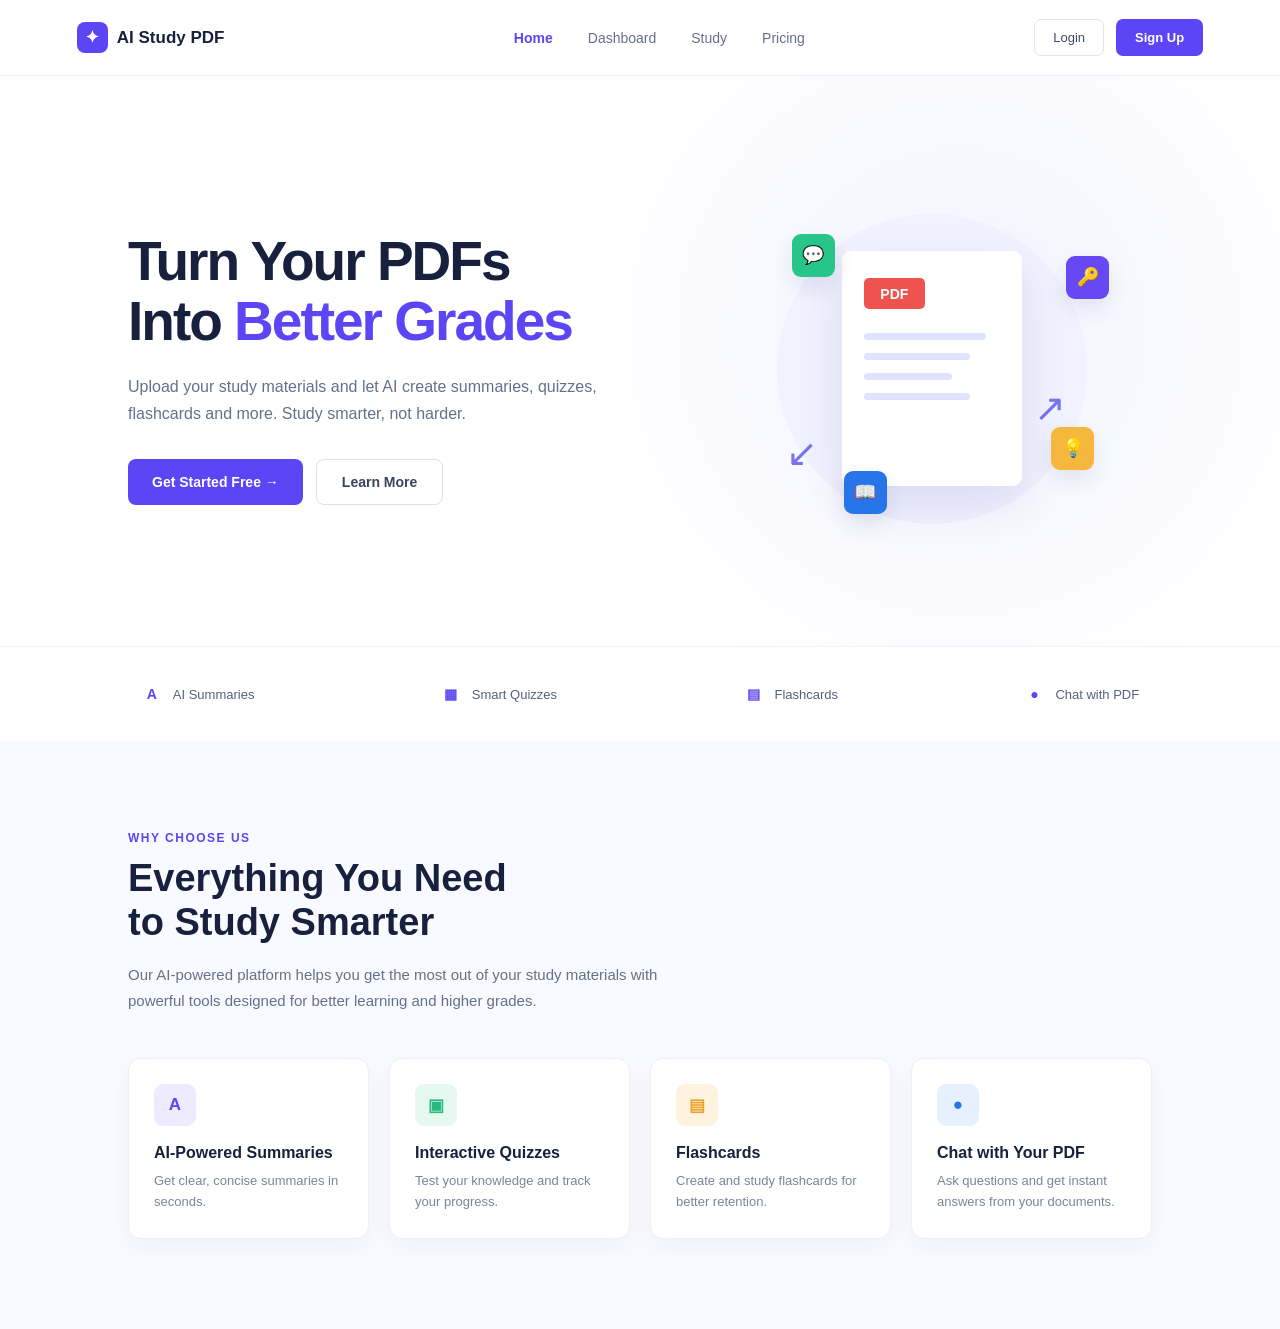
<file: index.html>
<!DOCTYPE html>
<html lang="en">
<head>
    <meta charset="UTF-8">
    <meta name="viewport" content="width=device-width, initial-scale=1.0">

    <title>AI Study PDF</title>

    <link rel="stylesheet" href="style.css">
</head>

<body>

    <!-- =========================
         NAVBAR
    ========================== -->

    <header class="navbar">

        <!-- MOBILE HAMBURGER -->
        <button class="menu-button" onclick="toggleMenu()" aria-label="Open menu">
            ☰
        </button>

        <!-- LOGO -->
        <a href="index.html" class="logo">
            <span class="logo-icon">✦</span>
            <span>AI Study PDF</span>
        </a>

        <!-- DESKTOP NAVIGATION -->
        <nav class="nav-links">
            <a href="index.html" class="active">Home</a>
            <a href="dashboard.html">Dashboard</a>
            <a href="study.html">Study</a>
            <a href="pricing.html">Pricing</a>
        </nav>

        <!-- AUTH BUTTONS -->
        <div class="nav-buttons">
            <a href="login.html" class="login-button">Login</a>
            <a href="register.html" class="get-started-button">Sign Up</a>
        </div>

    </header>


    <!-- =========================
         MOBILE SIDE MENU
    ========================== -->

    <div class="mobile-menu" id="mobileMenu">

        <div class="mobile-menu-header">

            <span>AI Study PDF</span>

            <button class="close-menu" onclick="toggleMenu()" aria-label="Close menu">
                ×
            </button>

        </div>

        <a href="index.html" class="active" onclick="toggleMenu()">
            Home
        </a>

        <a href="dashboard.html">
            Dashboard
        </a>

        <a href="study.html">
            Study
        </a>

        <a href="pricing.html">
            Pricing
        </a>

    </div>


    <!-- =========================
         MAIN
    ========================== -->

    <main>

        <!-- =========================
             HERO
        ========================== -->

        <section id="home" class="hero">

            <div class="hero-content">

                <h1>
                    Turn Your PDFs<br>
                    Into <span>Better Grades</span>
                </h1>

                <p>
                    Upload your study materials and let AI create
                    summaries, quizzes, flashcards and more.
                    Study smarter, not harder.
                </p>

                <div class="hero-buttons">

                    <a href="register.html" class="primary-button">
                        Get Started Free →
                    </a>

                    <a href="#features" class="secondary-button">
                        Learn More
                    </a>

                </div>

            </div>


            <!-- HERO ILLUSTRATION -->

            <div class="hero-illustration">

                <div class="soft-circle"></div>

                <div class="arrow arrow-one">↙</div>
                <div class="arrow arrow-two">↗</div>

                <div class="floating-icon chat-icon">
                    💬
                </div>

                <div class="floating-icon key-icon">
                    🔑
                </div>

                <div class="floating-icon bulb-icon">
                    💡
                </div>

                <div class="floating-icon book-icon">
                    📖
                </div>

                <div class="pdf-card">

                    <div class="pdf-label">
                        PDF
                    </div>

                    <div class="pdf-line long"></div>
                    <div class="pdf-line"></div>
                    <div class="pdf-line medium"></div>
                    <div class="pdf-line"></div>

                </div>

            </div>

        </section>


        <!-- =========================
             FEATURE STRIP
        ========================== -->

        <section id="features" class="features">

            <div class="feature">

                <span class="feature-icon">
                    A
                </span>

                <span>
                    AI Summaries
                </span>

            </div>


            <div class="feature">

                <span class="feature-icon">
                    ▦
                </span>

                <span>
                    Smart Quizzes
                </span>

            </div>


            <div class="feature">

                <span class="feature-icon">
                    ▤
                </span>

                <span>
                    Flashcards
                </span>

            </div>


            <div class="feature">

                <span class="feature-icon">
                    ●
                </span>

                <span>
                    Chat with PDF
                </span>

            </div>

        </section>


        <!-- =========================
             WHY CHOOSE US
        ========================== -->

        <section class="why-section">

            <div class="why-text">

                <p class="section-label">
                    WHY CHOOSE US
                </p>

                <h2>
                    Everything You Need<br>
                    to Study Smarter
                </h2>

                <p class="why-description">
                    Our AI-powered platform helps you get the most
                    out of your study materials with powerful tools
                    designed for better learning and higher grades.
                </p>

            </div>


            <div class="why-cards">

                <div class="why-card">

                    <span class="why-card-icon purple">
                        A
                    </span>

                    <h3>
                        AI-Powered Summaries
                    </h3>

                    <p>
                        Get clear, concise summaries
                        in seconds.
                    </p>

                </div>


                <div class="why-card">

                    <span class="why-card-icon green">
                        ▣
                    </span>

                    <h3>
                        Interactive Quizzes
                    </h3>

                    <p>
                        Test your knowledge and
                        track your progress.
                    </p>

                </div>


                <div class="why-card">

                    <span class="why-card-icon orange">
                        ▤
                    </span>

                    <h3>
                        Flashcards
                    </h3>

                    <p>
                        Create and study flashcards
                        for better retention.
                    </p>

                </div>


                <div class="why-card">

                    <span class="why-card-icon blue">
                        ●
                    </span>

                    <h3>
                        Chat with Your PDF
                    </h3>

                    <p>
                        Ask questions and get instant
                        answers from your documents.
                    </p>

                </div>

            </div>

        </section>

    </main>


    <!-- =========================
         JAVASCRIPT
    ========================== -->

    <script>

        function toggleMenu() {

            const menu = document.getElementById("mobileMenu");

            menu.classList.toggle("show");

        }

    </script>

</body>
</html>
</file>
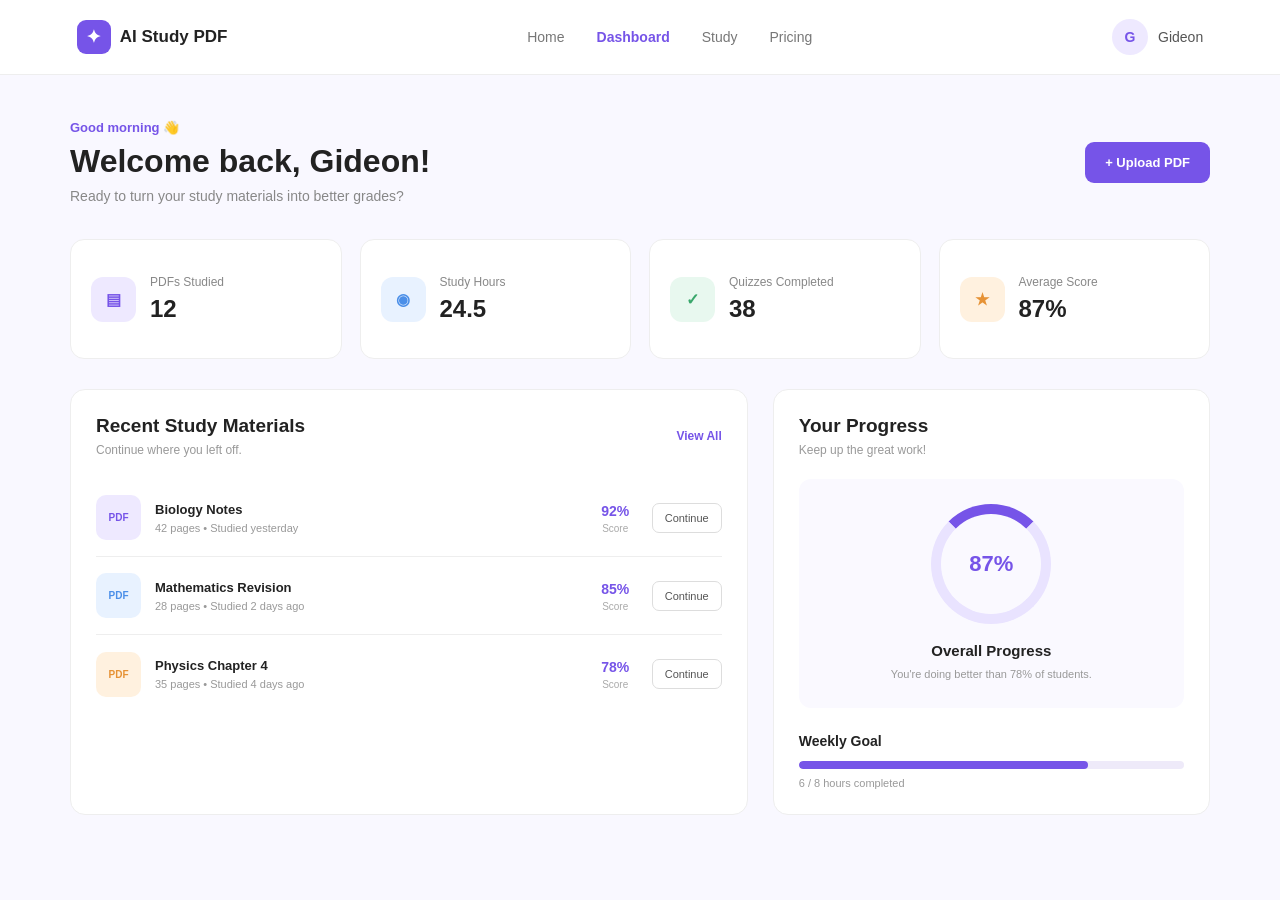
<file: dashboard.html>
<!DOCTYPE html>
<html lang="en">

<head>

    <meta charset="UTF-8">
    <meta name="viewport" content="width=device-width, initial-scale=1.0">

    <title>Dashboard - AI Study PDF</title>

    <link rel="stylesheet" href="dashboard.css">

</head>

<body>


    <!-- =========================
         NAVBAR
    ========================== -->

    <header class="dashboard-navbar">

        <!-- LOGO -->

        <a href="index.html" class="logo">

            <span class="logo-icon">✦</span>

            <span>AI Study PDF</span>

        </a>


        <!-- DESKTOP NAVIGATION -->

        <nav class="dashboard-nav">

            <a href="index.html">
                Home
            </a>

            <a href="dashboard.html" class="active">
                Dashboard
            </a>

            <a href="study.html">
                Study
            </a>

            <a href="pricing.html">
                Pricing
            </a>

        </nav>


        <!-- USER -->

        <div class="dashboard-user">

            <div class="user-avatar">
                G
            </div>

            <span>
                Gideon
            </span>

        </div>


        <!-- MOBILE HAMBURGER -->

        <button
            class="dashboard-menu"
            onclick="toggleDashboardMenu()"
            aria-label="Open menu"
        >
            ☰
        </button>

    </header>



    <!-- =========================
         MOBILE SIDE MENU
    ========================== -->

    <aside
        class="dashboard-mobile-menu"
        id="dashboardMobileMenu"
    >

        <div class="mobile-menu-header">

            <span>
                Menu
            </span>

            <button
                class="close-dashboard-menu"
                onclick="toggleDashboardMenu()"
                aria-label="Close menu"
            >
                ×
            </button>

        </div>


        <a href="index.html">
            Home
        </a>

        <a href="dashboard.html" class="active">
            Dashboard
        </a>

        <a href="study.html">
            Study
        </a>

        <a href="pricing.html">
            Pricing
        </a>

    </aside>



    <!-- =========================
         DASHBOARD
    ========================== -->

    <main class="dashboard-page">


        <!-- =========================
             WELCOME
        ========================== -->

        <section class="dashboard-welcome">

            <div class="welcome-text">

                <p class="welcome-small">
                    Good morning 👋
                </p>

                <h1>
                    Welcome back, Gideon!
                </h1>

                <p>
                    Ready to turn your study materials
                    into better grades?
                </p>

            </div>


            <a
                href="study.html"
                class="upload-button"
            >
                + Upload PDF
            </a>

        </section>



        <!-- =========================
             STATS
        ========================== -->

        <section class="dashboard-stats">


            <div class="stat-card">

                <div class="stat-icon purple">
                    ▤
                </div>

                <div>

                    <p>
                        PDFs Studied
                    </p>

                    <h2>
                        12
                    </h2>

                </div>

            </div>


            <div class="stat-card">

                <div class="stat-icon blue">
                    ◉
                </div>

                <div>

                    <p>
                        Study Hours
                    </p>

                    <h2>
                        24.5
                    </h2>

                </div>

            </div>


            <div class="stat-card">

                <div class="stat-icon green">
                    ✓
                </div>

                <div>

                    <p>
                        Quizzes Completed
                    </p>

                    <h2>
                        38
                    </h2>

                </div>

            </div>


            <div class="stat-card">

                <div class="stat-icon orange">
                    ★
                </div>

                <div>

                    <p>
                        Average Score
                    </p>

                    <h2>
                        87%
                    </h2>

                </div>

            </div>

        </section>



        <!-- =========================
             DASHBOARD CONTENT
        ========================== -->

        <section class="dashboard-content">


            <!-- =========================
                 RECENT MATERIALS
            ========================== -->

            <div class="recent-section">

                <div class="section-heading">

                    <div>

                        <h2>
                            Recent Study Materials
                        </h2>

                        <p>
                            Continue where you left off.
                        </p>

                    </div>

                    <a href="study.html">
                        View All
                    </a>

                </div>



                <!-- MATERIAL 1 -->

                <div class="study-material">

                    <div class="material-icon purple">
                        PDF
                    </div>

                    <div class="material-info">

                        <h3>
                            Biology Notes
                        </h3>

                        <p>
                            42 pages • Studied yesterday
                        </p>

                    </div>

                    <div class="material-score">

                        <span>
                            92%
                        </span>

                        <p>
                            Score
                        </p>

                    </div>

                    <a
                        href="study.html"
                        class="continue-button"
                    >
                        Continue
                    </a>

                </div>



                <!-- MATERIAL 2 -->

                <div class="study-material">

                    <div class="material-icon blue">
                        PDF
                    </div>

                    <div class="material-info">

                        <h3>
                            Mathematics Revision
                        </h3>

                        <p>
                            28 pages • Studied 2 days ago
                        </p>

                    </div>

                    <div class="material-score">

                        <span>
                            85%
                        </span>

                        <p>
                            Score
                        </p>

                    </div>

                    <a
                        href="study.html"
                        class="continue-button"
                    >
                        Continue
                    </a>

                </div>



                <!-- MATERIAL 3 -->

                <div class="study-material">

                    <div class="material-icon orange">
                        PDF
                    </div>

                    <div class="material-info">

                        <h3>
                            Physics Chapter 4
                        </h3>

                        <p>
                            35 pages • Studied 4 days ago
                        </p>

                    </div>

                    <div class="material-score">

                        <span>
                            78%
                        </span>

                        <p>
                            Score
                        </p>

                    </div>

                    <a
                        href="study.html"
                        class="continue-button"
                    >
                        Continue
                    </a>

                </div>

            </div>



            <!-- =========================
                 PROGRESS
            ========================== -->

            <div class="progress-section">

                <div class="section-heading">

                    <div>

                        <h2>
                            Your Progress
                        </h2>

                        <p>
                            Keep up the great work!
                        </p>

                    </div>

                </div>


                <div class="progress-card">

                    <div class="progress-circle">

                        <span>
                            87%
                        </span>

                    </div>

                    <h3>
                        Overall Progress
                    </h3>

                    <p>
                        You're doing better than
                        78% of students.
                    </p>

                </div>


                <div class="weekly-progress">

                    <h3>
                        Weekly Goal
                    </h3>

                    <div class="progress-bar">

                        <span></span>

                    </div>

                    <p>
                        6 / 8 hours completed
                    </p>

                </div>

            </div>

        </section>

    </main>



    <!-- =========================
         JAVASCRIPT
    ========================== -->

    <script>

        function toggleDashboardMenu() {

            const menu =
                document.getElementById("dashboardMobileMenu");

            menu.classList.toggle("show");

        }

    </script>

</body>

</html>
</file>
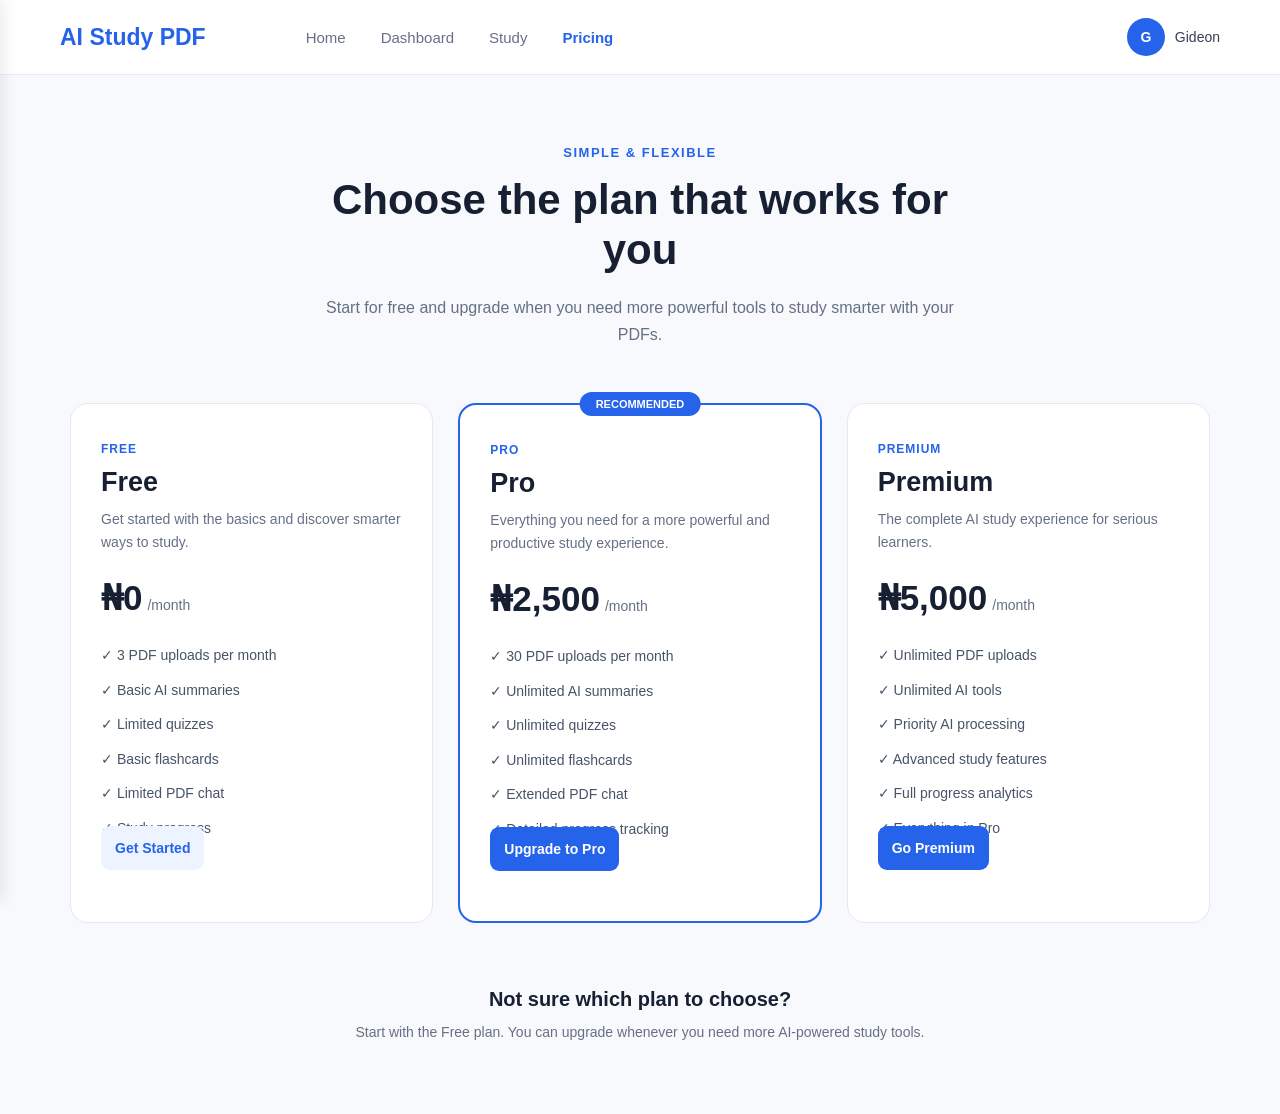
<file: pricing.html>
<!DOCTYPE html>
<html lang="en">
<head>
    <meta charset="UTF-8">
    <meta name="viewport" content="width=device-width, initial-scale=1.0">
    <title>Pricing - AI Study PDF</title>
    <link rel="stylesheet" href="pricing.css">
</head>
<body>

    <!-- NAVBAR -->
    <header class="pricing-navbar">

        <div class="pricing-logo">
            <h2>AI Study PDF</h2>
        </div>

        <!-- Desktop Navigation -->
        <nav class="pricing-nav">
            <a href="index.html">Home</a>
            <a href="dashboard.html">Dashboard</a>
            <a href="study.html">Study</a>
            <a href="pricing.html" class="active">Pricing</a>
        </nav>

        <div class="pricing-user">
            <div class="pricing-avatar">G</div>
            <span>Gideon</span>
        </div>

        <!-- Mobile Hamburger -->
        <button class="pricing-menu-button" onclick="togglePricingMenu()">
            ☰
        </button>

    </header>


    <!-- MOBILE MENU -->
    <aside class="pricing-mobile-menu" id="pricingMobileMenu">

        <button class="pricing-close-button" onclick="togglePricingMenu()">
            ×
        </button>

        <nav class="pricing-mobile-nav">
            <a href="index.html">Home</a>
            <a href="dashboard.html">Dashboard</a>
            <a href="study.html">Study</a>
            <a href="pricing.html" class="active">Pricing</a>
        </nav>

    </aside>


    <!-- PRICING PAGE -->
    <main class="pricing-page">

        <!-- PAGE INTRO -->
        <section class="pricing-intro">

            <p class="pricing-small-title">SIMPLE & FLEXIBLE</p>

            <h1>Choose the plan that works for you</h1>

            <p>
                Start for free and upgrade when you need more powerful
                tools to study smarter with your PDFs.
            </p>

        </section>


        <!-- PRICING PLANS -->
        <section class="pricing-section">

            <!-- LEFT ARROW -->
            <button class="pricing-arrow pricing-arrow-left" onclick="previousPlan()">
                ←
            </button>


            <!-- PLANS -->
            <div class="pricing-plans" id="pricingPlans">

                <!-- FREE -->
                <article class="pricing-card">

                    <div class="pricing-card-top">
                        <span class="plan-label">FREE</span>

                        <h2>Free</h2>

                        <p>
                            Get started with the basics and discover
                            smarter ways to study.
                        </p>
                    </div>

                    <div class="pricing-price">
                        <strong>₦0</strong>
                        <span>/month</span>
                    </div>

                    <ul class="pricing-features">
                        <li>✓ 3 PDF uploads per month</li>
                        <li>✓ Basic AI summaries</li>
                        <li>✓ Limited quizzes</li>
                        <li>✓ Basic flashcards</li>
                        <li>✓ Limited PDF chat</li>
                        <li>✓ Study progress</li>
                    </ul>

                    <a href="register.html" class="pricing-button">
                        Get Started
                    </a>

                </article>


                <!-- PRO -->
                <article class="pricing-card pricing-card-pro">

                    <div class="recommended">
                        RECOMMENDED
                    </div>

                    <div class="pricing-card-top">
                        <span class="plan-label">PRO</span>

                        <h2>Pro</h2>

                        <p>
                            Everything you need for a more powerful
                            and productive study experience.
                        </p>
                    </div>

                    <div class="pricing-price">
                        <strong>₦2,500</strong>
                        <span>/month</span>
                    </div>

                    <ul class="pricing-features">
                        <li>✓ 30 PDF uploads per month</li>
                        <li>✓ Unlimited AI summaries</li>
                        <li>✓ Unlimited quizzes</li>
                        <li>✓ Unlimited flashcards</li>
                        <li>✓ Extended PDF chat</li>
                        <li>✓ Detailed progress tracking</li>
                    </ul>

                    <a href="#" class="pricing-button">
                        Upgrade to Pro
                    </a>

                </article>


                <!-- PREMIUM -->
                <article class="pricing-card">

                    <div class="pricing-card-top">
                        <span class="plan-label">PREMIUM</span>

                        <h2>Premium</h2>

                        <p>
                            The complete AI study experience for
                            serious learners.
                        </p>
                    </div>

                    <div class="pricing-price">
                        <strong>₦5,000</strong>
                        <span>/month</span>
                    </div>

                    <ul class="pricing-features">
                        <li>✓ Unlimited PDF uploads</li>
                        <li>✓ Unlimited AI tools</li>
                        <li>✓ Priority AI processing</li>
                        <li>✓ Advanced study features</li>
                        <li>✓ Full progress analytics</li>
                        <li>✓ Everything in Pro</li>
                    </ul>

                    <a href="#" class="pricing-button">
                        Go Premium
                    </a>

                </article>

            </div>


            <!-- RIGHT ARROW -->
            <button class="pricing-arrow pricing-arrow-right" onclick="nextPlan()">
                →
            </button>

        </section>


        <!-- PLAN INDICATORS -->
        <div class="pricing-dots">

            <button class="pricing-dot active" onclick="showPlan(0)"></button>
            <button class="pricing-dot" onclick="showPlan(1)"></button>
            <button class="pricing-dot" onclick="showPlan(2)"></button>

        </div>


        <!-- BOTTOM NOTE -->
        <section class="pricing-note">

            <h3>Not sure which plan to choose?</h3>

            <p>
                Start with the Free plan. You can upgrade whenever
                you need more AI-powered study tools.
            </p>

        </section>

    </main>


    <!-- PRICING CAROUSEL + MENU -->
    <script>

        let currentPlan = 0;

        const plans = document.querySelectorAll(".pricing-card");
        const dots = document.querySelectorAll(".pricing-dot");

        function showPlan(index) {

            if (index < 0) {
                index = plans.length - 1;
            }

            if (index >= plans.length) {
                index = 0;
            }

            currentPlan = index;

            plans.forEach((plan, i) => {
                plan.style.display = i === currentPlan ? "block" : "none";
            });

            dots.forEach((dot, i) => {
                dot.classList.toggle("active", i === currentPlan);
            });
        }

        function previousPlan() {
            showPlan(currentPlan - 1);
        }

        function nextPlan() {
            showPlan(currentPlan + 1);
        }

        function togglePricingMenu() {

            const menu = document.getElementById("pricingMobileMenu");

            menu.classList.toggle("show");
        }

        /*
            Desktop: show all pricing cards.
            Mobile: show one pricing card at a time.
        */
        function handlePricingLayout() {

            if (window.innerWidth > 768) {

                plans.forEach(plan => {
                    plan.style.display = "block";
                });

            } else {

                showPlan(currentPlan);

            }
        }

        handlePricingLayout();

        window.addEventListener("resize", handlePricingLayout);

    </script>

</body>
</html>
</file>
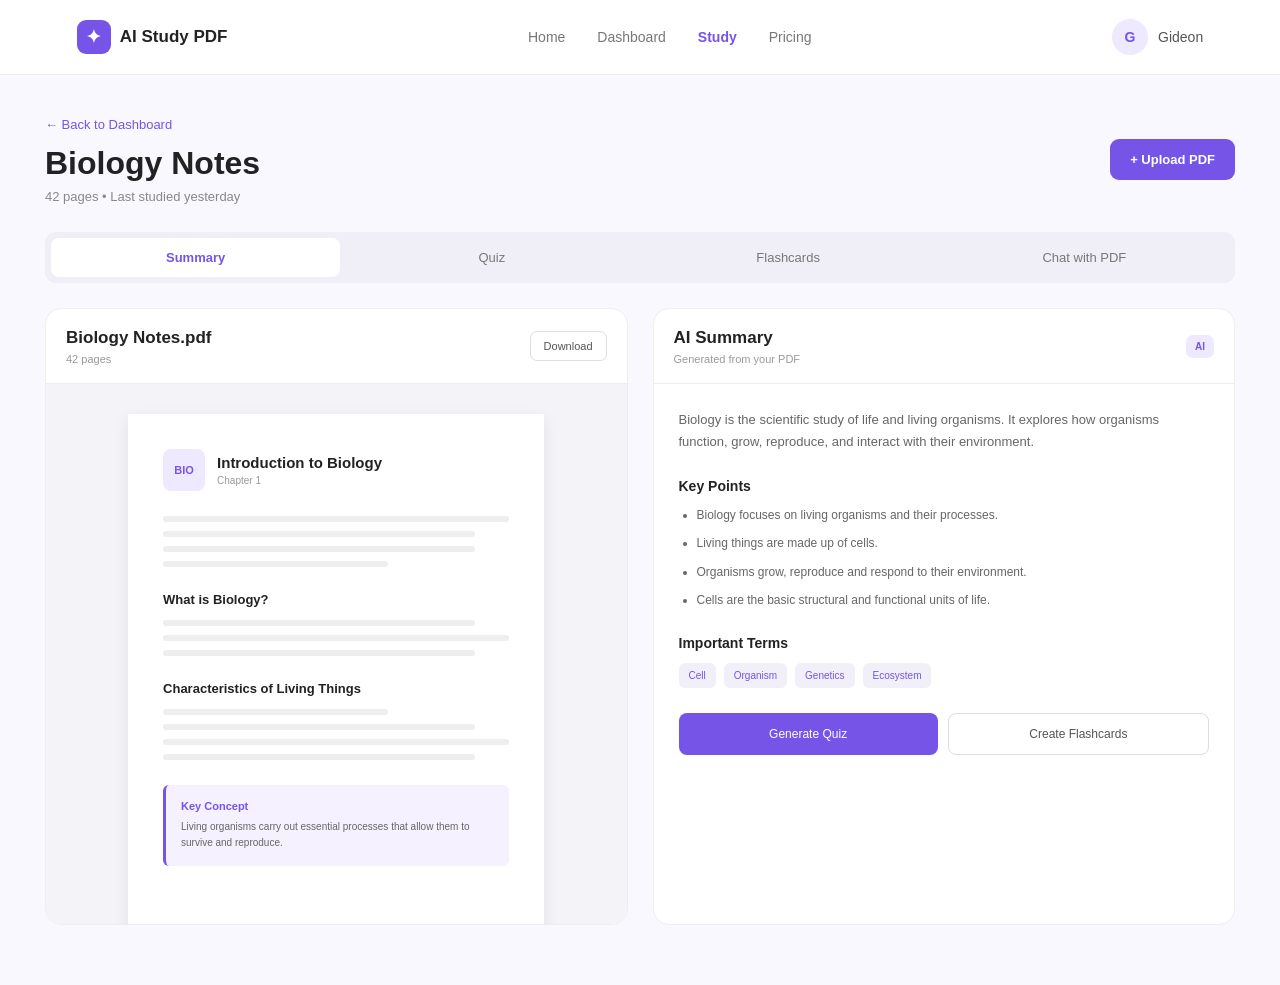
<file: study.html>
<!DOCTYPE html>
<html lang="en">

<head>

    <meta charset="UTF-8">
    <meta name="viewport" content="width=device-width, initial-scale=1.0">

    <title>Study - AI Study PDF</title>

    <link rel="stylesheet" href="study.css">

</head>

<body>


    <!-- =========================
         NAVBAR
    ========================== -->

    <header class="study-navbar">


        <!-- LOGO -->

        <a href="index.html" class="logo">

            <span class="logo-icon">✦</span>

            <span>AI Study PDF</span>

        </a>


        <!-- DESKTOP NAVIGATION -->

        <nav class="study-nav">

            <a href="index.html">
                Home
            </a>

            <a href="dashboard.html">
                Dashboard
            </a>

            <a href="study.html" class="active">
                Study
            </a>

            <a href="pricing.html">
                Pricing
            </a>

        </nav>


        <!-- USER -->

        <div class="study-user">

            <div class="user-avatar">
                G
            </div>

            <span>
                Gideon
            </span>

        </div>


        <!-- MOBILE HAMBURGER -->

        <button
            class="study-menu"
            onclick="toggleStudyMenu()"
            aria-label="Open menu"
        >
            ☰
        </button>

    </header>



    <!-- =========================
         MOBILE SIDE MENU
    ========================== -->

    <aside
        class="study-mobile-menu"
        id="studyMobileMenu"
    >

        <div class="mobile-menu-header">

            <span>
                Menu
            </span>

            <button
                class="close-study-menu"
                onclick="toggleStudyMenu()"
                aria-label="Close menu"
            >
                ×
            </button>

        </div>


        <a href="index.html">
            Home
        </a>

        <a href="dashboard.html">
            Dashboard
        </a>

        <a href="study.html" class="active">
            Study
        </a>

        <a href="pricing.html">
            Pricing
        </a>

    </aside>



    <!-- =========================
         STUDY PAGE
    ========================== -->

    <main class="study-page">


        <!-- =========================
             PAGE HEADER
        ========================== -->

        <section class="study-header">

            <div>

                <a
                    href="dashboard.html"
                    class="back-link"
                >
                    ← Back to Dashboard
                </a>

                <h1>
                    Biology Notes
                </h1>

                <p>
                    42 pages • Last studied yesterday
                </p>

            </div>


            <button class="study-upload">
                + Upload PDF
            </button>

        </section>



        <!-- =========================
             STUDY TABS
        ========================== -->

        <section class="study-tabs">

            <button class="study-tab active">
                Summary
            </button>

            <button class="study-tab">
                Quiz
            </button>

            <button class="study-tab">
                Flashcards
            </button>

            <button class="study-tab">
                Chat with PDF
            </button>

        </section>



        <!-- =========================
             STUDY CONTENT
        ========================== -->

        <section class="study-content">


            <!-- =========================
                 PDF PANEL
            ========================== -->

            <div class="pdf-panel">


                <div class="panel-heading">

                    <div>

                        <h2>
                            Biology Notes.pdf
                        </h2>

                        <p>
                            42 pages
                        </p>

                    </div>

                    <button class="small-button">
                        Download
                    </button>

                </div>



                <!-- PDF PREVIEW -->

                <div class="pdf-preview">

                    <div class="pdf-page">


                        <div class="pdf-heading">

                            <div class="fake-pdf-logo">
                                BIO
                            </div>

                            <div>

                                <h3>
                                    Introduction to Biology
                                </h3>

                                <p>
                                    Chapter 1
                                </p>

                            </div>

                        </div>


                        <div class="pdf-line long"></div>

                        <div class="pdf-line"></div>

                        <div class="pdf-line"></div>

                        <div class="pdf-line medium"></div>


                        <h4>
                            What is Biology?
                        </h4>

                        <div class="pdf-line"></div>

                        <div class="pdf-line long"></div>

                        <div class="pdf-line"></div>


                        <h4>
                            Characteristics of Living Things
                        </h4>

                        <div class="pdf-line medium"></div>

                        <div class="pdf-line"></div>

                        <div class="pdf-line long"></div>

                        <div class="pdf-line"></div>


                        <div class="pdf-box">

                            <strong>
                                Key Concept
                            </strong>

                            <p>
                                Living organisms carry out
                                essential processes that allow
                                them to survive and reproduce.
                            </p>

                        </div>

                    </div>

                </div>

            </div>



            <!-- =========================
                 SUMMARY PANEL
            ========================== -->

            <div class="summary-panel">


                <div class="panel-heading">

                    <div>

                        <h2>
                            AI Summary
                        </h2>

                        <p>
                            Generated from your PDF
                        </p>

                    </div>

                    <span class="ai-badge">
                        AI
                    </span>

                </div>



                <!-- SUMMARY CONTENT -->

                <div class="summary-content">

                    <p>
                        Biology is the scientific study of
                        life and living organisms. It explores
                        how organisms function, grow, reproduce,
                        and interact with their environment.
                    </p>


                    <h3>
                        Key Points
                    </h3>


                    <ul>

                        <li>
                            Biology focuses on living organisms
                            and their processes.
                        </li>

                        <li>
                            Living things are made up of cells.
                        </li>

                        <li>
                            Organisms grow, reproduce and respond
                            to their environment.
                        </li>

                        <li>
                            Cells are the basic structural and
                            functional units of life.
                        </li>

                    </ul>


                    <h3>
                        Important Terms
                    </h3>


                    <div class="term-list">

                        <span>
                            Cell
                        </span>

                        <span>
                            Organism
                        </span>

                        <span>
                            Genetics
                        </span>

                        <span>
                            Ecosystem
                        </span>

                    </div>


                    <!-- SUMMARY ACTIONS -->

                    <div class="summary-action">

                        <button class="primary-study-button">
                            Generate Quiz
                        </button>

                        <button class="secondary-study-button">
                            Create Flashcards
                        </button>

                    </div>

                </div>

            </div>

        </section>

    </main>



    <!-- =========================
         JAVASCRIPT
    ========================== -->

    <script>

        function toggleStudyMenu() {

            const menu =
                document.getElementById("studyMobileMenu");

            menu.classList.toggle("show");

        }

    </script>

</body>

</html>
</file>
<file: style.css>
/* =========================
   GLOBAL
========================= */

* {
    margin: 0;
    padding: 0;
    box-sizing: border-box;
}

html {
    scroll-behavior: smooth;
}

body {
    font-family: Arial, sans-serif;
    background: #ffffff;
    color: #17213d;
}

a {
    text-decoration: none;
    color: inherit;
}

button {
    font-family: inherit;
}


/* =========================
   NAVBAR
========================= */

.navbar {
    width: 100%;
    height: 76px;

    display: flex;
    align-items: center;
    justify-content: space-between;

    padding: 0 6%;

    background: #ffffff;
    border-bottom: 1px solid #edf0f8;
}

.logo {
    display: flex;
    align-items: center;
    gap: 9px;

    font-size: 17px;
    font-weight: 700;

    color: #17213d;
}

.logo-icon {
    width: 31px;
    height: 31px;

    display: flex;
    align-items: center;
    justify-content: center;

    border-radius: 8px;

    background: #5b45f5;
    color: white;

    font-size: 17px;
}

.nav-links {
    display: flex;
    align-items: center;
    gap: 35px;

    margin-left: 60px;
}

.nav-links a {
    font-size: 14px;
    color: #65708c;
}

.nav-links a.active {
    color: #5b45f5;
    font-weight: 600;
}

.nav-buttons {
    display: flex;
    align-items: center;
    gap: 12px;
}

.login-button {
    padding: 10px 18px;

    border: 1px solid #e1e5ef;
    border-radius: 7px;

    font-size: 13px;
    color: #3e4963;
}

.get-started-button {
    padding: 11px 19px;

    border-radius: 7px;

    background: #5b45f5;
    color: white;

    font-size: 13px;
    font-weight: 600;
}


/* =========================
   DESKTOP HAMBURGER
========================= */

.menu-button {
    display: none;

    border: none;
    background: transparent;

    font-size: 25px;
    color: #34405c;

    cursor: pointer;
}


/* =========================
   MOBILE MENU
========================= */

.mobile-menu {
    display: none;
}


/* =========================
   HERO
========================= */

.hero {
    min-height: 570px;

    display: flex;
    align-items: center;
    justify-content: space-between;

    padding: 60px 10% 45px;

    background:
        radial-gradient(
            circle at 75% 45%,
            #f1f3ff 0,
            #ffffff 38%
        );
}

.hero-content {
    width: 53%;
    max-width: 610px;
}

.hero-content h1 {
    font-size: 55px;
    line-height: 1.08;
    letter-spacing: -2px;

    font-weight: 700;

    margin-bottom: 22px;
}

.hero-content h1 span {
    color: #5b45f5;
}

.hero-content p {
    max-width: 520px;

    font-size: 16px;
    line-height: 1.7;

    color: #65708c;

    margin-bottom: 31px;
}

.hero-buttons {
    display: flex;
    align-items: center;
    gap: 13px;
}

.primary-button {
    padding: 15px 24px;

    background: #5b45f5;
    color: white;

    border-radius: 8px;

    font-size: 14px;
    font-weight: 600;
}

.secondary-button {
    padding: 14px 25px;

    border: 1px solid #dce1ec;
    border-radius: 8px;

    background: white;

    color: #39445f;

    font-size: 14px;
    font-weight: 600;
}


/* =========================
   HERO ILLUSTRATION
========================= */

.hero-illustration {
    width: 43%;
    max-width: 470px;
    height: 360px;

    position: relative;

    display: flex;
    align-items: center;
    justify-content: center;
}

.soft-circle {
    position: absolute;

    width: 310px;
    height: 310px;

    border-radius: 50%;

    background: #f0f2ff;
}

.pdf-card {
    width: 180px;
    height: 235px;

    position: relative;
    z-index: 2;

    padding: 27px 22px;

    background: white;

    border-radius: 9px;

    box-shadow: 0 18px 45px rgba(76, 70, 150, 0.13);
}

.pdf-label {
    width: 61px;
    height: 31px;

    display: flex;
    align-items: center;
    justify-content: center;

    margin-bottom: 24px;

    border-radius: 5px;

    background: #ef5350;
    color: white;

    font-size: 14px;
    font-weight: 700;
}

.pdf-line {
    width: 78%;
    height: 7px;

    margin-bottom: 13px;

    border-radius: 5px;

    background: #dfe3ff;
}

.pdf-line.long {
    width: 90%;
}

.pdf-line.medium {
    width: 65%;
}


/* =========================
   FLOATING ICONS
========================= */

.floating-icon {
    width: 43px;
    height: 43px;

    position: absolute;
    z-index: 3;

    display: flex;
    align-items: center;
    justify-content: center;

    border-radius: 9px;

    color: white;

    font-size: 18px;

    box-shadow: 0 10px 20px rgba(50, 50, 100, 0.1);
}

.chat-icon {
    top: 45px;
    left: 80px;

    background: #27c58a;
}

.key-icon {
    top: 67px;
    right: 43px;

    background: #6748f5;
}

.bulb-icon {
    bottom: 79px;
    right: 58px;

    background: #f5b83d;
}

.book-icon {
    bottom: 35px;
    left: 132px;

    background: #2775e8;
}


/* =========================
   ARROWS
========================= */

.arrow {
    position: absolute;
    z-index: 1;

    color: #7b72ef;

    font-size: 38px;
}

.arrow-one {
    left: 74px;
    bottom: 74px;
}

.arrow-two {
    right: 86px;
    bottom: 119px;
}


/* =========================
   FEATURES
========================= */

.features {
    min-height: 95px;

    display: flex;
    align-items: center;
    justify-content: space-between;

    padding: 0 11%;

    background: #ffffff;
    border-top: 1px solid #f0f2f7;
}

.feature {
    display: flex;
    align-items: center;
    gap: 10px;

    color: #56627d;

    font-size: 13px;
    font-weight: 500;
}

.feature-icon {
    width: 22px;
    height: 22px;

    display: flex;
    align-items: center;
    justify-content: center;

    color: #5b45f5;

    font-size: 14px;
    font-weight: 700;
}


/* =========================
   WHY SECTION
========================= */

.why-section {
    padding: 90px 10%;

    background: #f9faff;
}

.why-text {
    max-width: 650px;

    margin-bottom: 45px;
}

.section-label {
    margin-bottom: 12px;

    color: #5b45f5;

    font-size: 12px;
    font-weight: 700;

    letter-spacing: 1.5px;
}

.why-text h2 {
    font-size: 38px;
    line-height: 1.15;

    margin-bottom: 18px;
}

.why-description {
    max-width: 550px;

    color: #65708c;

    font-size: 15px;
    line-height: 1.7;
}

.why-cards {
    display: grid;
    grid-template-columns: repeat(4, 1fr);

    gap: 20px;
}

.why-card {
    padding: 25px;

    background: white;

    border: 1px solid #edf0f7;
    border-radius: 13px;

    box-shadow: 0 8px 25px rgba(60, 60, 120, 0.04);
}

.why-card-icon {
    width: 42px;
    height: 42px;

    display: flex;
    align-items: center;
    justify-content: center;

    margin-bottom: 18px;

    border-radius: 9px;

    font-size: 17px;
    font-weight: 700;
}

.why-card-icon.purple {
    background: #eeeaff;
    color: #5b45f5;
}

.why-card-icon.green {
    background: #e6f9f1;
    color: #27b77f;
}

.why-card-icon.orange {
    background: #fff3df;
    color: #e9a32e;
}

.why-card-icon.blue {
    background: #e7f0ff;
    color: #2775e8;
}

.why-card h3 {
    margin-bottom: 9px;

    font-size: 16px;
}

.why-card p {
    color: #7b849b;

    font-size: 13px;
    line-height: 1.6;
}


/* =========================
   MOBILE
========================= */

@media (max-width: 768px) {

    /* =========================
       NAVBAR
    ========================= */

    .navbar {
        height: 66px;

        padding: 0 20px;

        justify-content: flex-start;

        gap: 16px;
    }

    .menu-button {
        display: flex;

        align-items: center;
        justify-content: center;

        width: 30px;
        height: 30px;

        border: none;
        background: transparent;

        font-size: 25px;
        color: #34405c;

        cursor: pointer;
    }

    .logo {
        font-size: 14px;
    }

    .logo-icon {
        width: 29px;
        height: 29px;

        border-radius: 7px;

        font-size: 15px;
    }

    .nav-links,
    .nav-buttons {
        display: none;
    }


    /* =========================
       MOBILE SIDE MENU
    ========================= */

    .mobile-menu {
        width: 60%;
        height: 100vh;

        position: fixed;
        top: 0;
        left: 0;

        z-index: 1000;

        display: none;
        flex-direction: column;

        padding: 25px 22px;

        background: #ffffff;

        border-right: 1px solid #edf0f8;

        box-shadow: 5px 0 25px rgba(50, 50, 100, 0.08);
    }

    .mobile-menu.show {
        display: flex;
    }

    .mobile-menu-header {
        width: 100%;

        display: flex;
        align-items: center;
        justify-content: space-between;

        margin-bottom: 25px;
    }

    .mobile-menu-header span {
        font-size: 15px;
        font-weight: 700;

        color: #17213d;
    }

    .close-menu {
        width: 30px;
        height: 30px;

        display: flex;
        align-items: center;
        justify-content: center;

        border: none;
        background: transparent;

        color: #34405c;

        font-size: 28px;
        line-height: 1;

        cursor: pointer;
    }

    .mobile-menu a {
        width: 100%;

        padding: 15px 0;

        border-bottom: 1px solid #f0f1f6;

        font-size: 15px;

        color: #59647e;
    }

    .mobile-menu a.active {
        color: #5b45f5;

        font-weight: 600;
    }


    /* =========================
       HERO
    ========================= */

    .hero {
        min-height: auto;

        display: flex;
        flex-direction: column;

        justify-content: flex-start;

        padding: 42px 20px 25px;

        background:
            radial-gradient(
                circle at 100% 15%,
                #f0f2ff 0,
                #ffffff 34%
            );
    }

    .hero-content {
        width: 100%;
        max-width: none;

        text-align: left;
    }

    .hero-content h1 {
        font-size: 39px;
        line-height: 1.1;
        letter-spacing: -1px;

        margin-bottom: 18px;
    }

    .hero-content p {
        width: 100%;

        font-size: 14px;
        line-height: 1.65;

        margin-bottom: 23px;
    }

    .hero-buttons {
        width: 100%;

        display: flex;

        gap: 10px;
    }

    .primary-button,
    .secondary-button {
        flex: 1;

        text-align: center;

        padding: 13px 10px;

        font-size: 13px;
    }


    /* =========================
       MOBILE ILLUSTRATION
    ========================= */

    .hero-illustration {
        width: 100%;
        height: 270px;

        margin-top: 25px;
    }

    .soft-circle {
        width: 220px;
        height: 220px;
    }

    .pdf-card {
        width: 135px;
        height: 178px;

        padding: 20px 17px;

        border-radius: 8px;
    }

    .pdf-label {
        width: 48px;
        height: 25px;

        margin-bottom: 18px;

        font-size: 11px;
    }

    .pdf-line {
        height: 5px;

        margin-bottom: 10px;
    }

    .floating-icon {
        width: 35px;
        height: 35px;

        border-radius: 8px;

        font-size: 14px;
    }

    .chat-icon {
        top: 22px;
        left: 27%;
    }

    .key-icon {
        top: 39px;
        right: 17%;
    }

    .bulb-icon {
        bottom: 37px;
        right: 20%;
    }

    .book-icon {
        bottom: 19px;
        left: 34%;
    }

    .arrow {
        font-size: 30px;
    }

    .arrow-one {
        left: 25%;
        bottom: 43px;
    }

    .arrow-two {
        right: 27%;
        bottom: 70px;
    }


    /* =========================
       FEATURES
    ========================= */

    .features {
        min-height: 76px;

        padding: 12px 16px;

        display: grid;

        grid-template-columns: repeat(4, 1fr);

        gap: 5px;
    }

    .feature {
        flex-direction: column;

        justify-content: center;

        gap: 5px;

        text-align: center;

        font-size: 9px;
    }

    .feature-icon {
        width: 20px;
        height: 20px;

        font-size: 12px;
    }


    /* =========================
       WHY SECTION
    ========================= */

    .why-section {
        padding: 55px 20px;
    }

    .why-text {
        margin-bottom: 30px;
    }

    .section-label {
        font-size: 11px;
    }

    .why-text h2 {
        font-size: 29px;
        line-height: 1.2;
    }

    .why-description {
        font-size: 14px;
    }

    .why-cards {
        grid-template-columns: 1fr;

        gap: 14px;
    }

    .why-card {
        padding: 21px;
    }

}


/* =========================
   SMALL PHONES
========================= */

@media (max-width: 380px) {

    .navbar {
        padding: 0 16px;
    }

    .hero {
        padding: 35px 16px 20px;
    }

    .hero-content h1 {
        font-size: 34px;
    }

    .hero-content p {
        font-size: 13px;
    }

    .hero-buttons {
        gap: 8px;
    }

    .primary-button,
    .secondary-button {
        padding: 12px 7px;

        font-size: 12px;
    }

    .hero-illustration {
        height: 245px;

        margin-top: 18px;
    }

    .features {
        padding-left: 8px;
        padding-right: 8px;
    }

    .feature {
        font-size: 8px;
    }

    .mobile-menu {
        width: 60%;

        padding-left: 18px;
        padding-right: 18px;
    }

    .why-section {
        padding-left: 16px;
        padding-right: 16px;
    }

    .why-text h2 {
        font-size: 27px;
    }
}
</file>
<file: dashboard.css>
/* =========================
   GLOBAL
========================= */

* {
    margin: 0;
    padding: 0;
    box-sizing: border-box;
}

body {
    font-family: Arial, sans-serif;
    background: #f9f8ff;
    color: #222;
}


/* =========================
   NAVBAR
========================= */

.dashboard-navbar {
    height: 75px;
    padding: 0 6%;

    display: flex;
    align-items: center;
    justify-content: space-between;

    background: white;
    border-bottom: 1px solid #eeeeee;
}

.dashboard-navbar .logo {
    display: flex;
    align-items: center;
    gap: 9px;

    color: #222;
    text-decoration: none;

    font-size: 17px;
    font-weight: 700;
}

.logo-icon {
    width: 34px;
    height: 34px;

    display: flex;
    align-items: center;
    justify-content: center;

    background: #7654e8;
    color: white;

    border-radius: 9px;

    font-size: 18px;
}


/* =========================
   DESKTOP NAV
========================= */

.dashboard-nav {
    display: flex;
    align-items: center;
    gap: 32px;
}

.dashboard-nav a {
    color: #777;
    text-decoration: none;

    font-size: 14px;
}

.dashboard-nav a.active {
    color: #7654e8;
    font-weight: 600;
}


/* =========================
   USER
========================= */

.dashboard-user {
    display: flex;
    align-items: center;
    gap: 10px;

    color: #555;
    font-size: 14px;
}

.user-avatar {
    width: 36px;
    height: 36px;

    display: flex;
    align-items: center;
    justify-content: center;

    background: #eee9ff;
    color: #7654e8;

    border-radius: 50%;

    font-weight: 600;
}


/* =========================
   HAMBURGER
========================= */

.dashboard-menu {
    display: none;

    border: none;
    background: none;

    color: #333;

    font-size: 25px;

    cursor: pointer;
}


/* =========================
   MOBILE MENU
========================= */

.dashboard-mobile-menu {
    display: none;
}


/* =========================
   DASHBOARD PAGE
========================= */

.dashboard-page {
    max-width: 1200px;

    margin: auto;

    padding: 45px 30px 60px;
}


/* =========================
   WELCOME
========================= */

.dashboard-welcome {
    display: flex;
    align-items: center;
    justify-content: space-between;

    margin-bottom: 35px;
}

.welcome-small {
    color: #7654e8;

    font-size: 13px;
    font-weight: 600;

    margin-bottom: 8px;
}

.welcome-text h1 {
    font-size: 32px;

    margin-bottom: 8px;
}

.welcome-text > p:last-child {
    color: #888;

    font-size: 14px;
}

.upload-button {
    padding: 13px 20px;

    background: #7654e8;
    color: white;

    text-decoration: none;

    border-radius: 9px;

    font-size: 13px;
    font-weight: 600;
}


/* =========================
   STATS
========================= */

.dashboard-stats {
    display: grid;

    grid-template-columns: repeat(4, 1fr);

    gap: 18px;

    margin-bottom: 30px;
}

.stat-card {
    min-height: 120px;

    display: flex;
    align-items: center;

    gap: 14px;

    padding: 20px;

    background: white;

    border: 1px solid #eeeeee;
    border-radius: 14px;
}

.stat-icon {
    width: 45px;
    height: 45px;

    flex-shrink: 0;

    display: flex;
    align-items: center;
    justify-content: center;

    border-radius: 12px;

    font-size: 16px;
    font-weight: 600;
}

.stat-icon.purple {
    background: #eee9ff;
    color: #7654e8;
}

.stat-icon.blue {
    background: #e8f2ff;
    color: #4b8fe8;
}

.stat-icon.green {
    background: #e8f8ef;
    color: #39a76b;
}

.stat-icon.orange {
    background: #fff1df;
    color: #e69235;
}

.stat-card p {
    color: #888;

    font-size: 12px;

    margin-bottom: 6px;
}

.stat-card h2 {
    font-size: 24px;
}


/* =========================
   CONTENT
========================= */

.dashboard-content {
    display: grid;

    grid-template-columns: 1.55fr 1fr;

    gap: 25px;
}


/* =========================
   SECTIONS
========================= */

.recent-section,
.progress-section {
    background: white;

    border: 1px solid #eeeeee;
    border-radius: 15px;

    padding: 25px;
}

.section-heading {
    display: flex;
    align-items: center;
    justify-content: space-between;

    margin-bottom: 22px;
}

.section-heading h2 {
    font-size: 19px;

    margin-bottom: 6px;
}

.section-heading p {
    color: #999;

    font-size: 12px;
}

.section-heading > a {
    color: #7654e8;

    text-decoration: none;

    font-size: 12px;
    font-weight: 600;
}


/* =========================
   STUDY MATERIAL
========================= */

.study-material {
    min-height: 78px;

    display: flex;
    align-items: center;

    gap: 14px;

    padding: 13px 0;

    border-bottom: 1px solid #eeeeee;
}

.study-material:last-child {
    border-bottom: none;
}

.material-icon {
    width: 45px;
    height: 45px;

    flex-shrink: 0;

    display: flex;
    align-items: center;
    justify-content: center;

    border-radius: 10px;

    font-size: 10px;
    font-weight: 700;
}

.material-icon.purple {
    background: #eee9ff;
    color: #7654e8;
}

.material-icon.blue {
    background: #e8f2ff;
    color: #4b8fe8;
}

.material-icon.orange {
    background: #fff1df;
    color: #e69235;
}

.material-info {
    flex: 1;
}

.material-info h3 {
    font-size: 13px;

    margin-bottom: 5px;
}

.material-info p {
    color: #999;

    font-size: 11px;
}

.material-score {
    text-align: center;

    min-width: 45px;
}

.material-score span {
    color: #7654e8;

    font-size: 14px;
    font-weight: 700;
}

.material-score p {
    color: #aaa;

    font-size: 10px;

    margin-top: 3px;
}

.continue-button {
    padding: 8px 12px;

    border: 1px solid #ddd;
    border-radius: 7px;

    color: #555;
    background: white;

    text-decoration: none;

    font-size: 11px;
}


/* =========================
   PROGRESS CARD
========================= */

.progress-card {
    padding: 25px 15px;

    text-align: center;

    background: #faf9ff;

    border-radius: 12px;
}

.progress-circle {
    width: 120px;
    height: 120px;

    margin: 0 auto 18px;

    display: flex;
    align-items: center;
    justify-content: center;

    border: 10px solid #e9e3ff;
    border-top-color: #7654e8;

    border-radius: 50%;
}

.progress-circle span {
    color: #7654e8;

    font-size: 22px;
    font-weight: 700;
}

.progress-card h3 {
    font-size: 15px;

    margin-bottom: 7px;
}

.progress-card p {
    color: #999;

    font-size: 11px;
    line-height: 1.5;
}


/* =========================
   WEEKLY GOAL
========================= */

.weekly-progress {
    margin-top: 25px;
}

.weekly-progress h3 {
    font-size: 14px;

    margin-bottom: 12px;
}

.progress-bar {
    width: 100%;
    height: 8px;

    overflow: hidden;

    background: #eeeaf9;

    border-radius: 10px;
}

.progress-bar span {
    display: block;

    width: 75%;
    height: 100%;

    background: #7654e8;

    border-radius: 10px;
}

.weekly-progress p {
    color: #999;

    font-size: 11px;

    margin-top: 8px;
}


/* =========================
   MOBILE
========================= */

@media (max-width: 768px) {

    .dashboard-navbar {
        height: 70px;

        padding: 0 20px;
    }

    .dashboard-navbar .logo {
        font-size: 14px;
    }

    .logo-icon {
        width: 31px;
        height: 31px;

        font-size: 16px;
    }


    /* HIDE DESKTOP ITEMS */

    .dashboard-nav,
    .dashboard-user {
        display: none;
    }


    /* SHOW HAMBURGER */

    .dashboard-menu {
        display: block;
    }


    /* =========================
       MOBILE DRAWER
    ========================== */

    .dashboard-mobile-menu {
        position: fixed;

        top: 0;
        left: 0;

        width: 60%;
        height: 100vh;

        z-index: 1000;

        display: flex;
        flex-direction: column;

        padding: 20px;

        background: white;

        border-right: 1px solid #eeeeee;

        transform: translateX(-100%);
    }

    .dashboard-mobile-menu.show {
        transform: translateX(0);
    }

    .mobile-menu-header {
        display: flex;
        align-items: center;
        justify-content: space-between;

        padding-bottom: 25px;

        margin-bottom: 10px;

        border-bottom: 1px solid #eeeeee;

        color: #222;

        font-size: 16px;
        font-weight: 700;
    }

    .close-dashboard-menu {
        border: none;
        background: none;

        color: #555;

        font-size: 27px;

        cursor: pointer;
    }

    .dashboard-mobile-menu > a {
        padding: 15px 5px;

        color: #666;

        text-decoration: none;

        font-size: 14px;
    }

    .dashboard-mobile-menu > a.active {
        color: #7654e8;

        font-weight: 600;
    }


    /* =========================
       PAGE
    ========================== */

    .dashboard-page {
        padding: 30px 20px 45px;
    }


    /* =========================
       WELCOME
    ========================== */

    .dashboard-welcome {
        align-items: flex-start;

        flex-direction: column;

        gap: 20px;

        margin-bottom: 25px;
    }

    .welcome-text h1 {
        font-size: 27px;
    }

    .welcome-text > p:last-child {
        font-size: 13px;

        line-height: 1.5;
    }

    .upload-button {
        width: 100%;

        text-align: center;

        padding: 13px;
    }


    /* =========================
       STATS
    ========================== */

    .dashboard-stats {
        grid-template-columns: repeat(2, 1fr);

        gap: 12px;

        margin-bottom: 20px;
    }

    .stat-card {
        min-height: 105px;

        padding: 15px;

        gap: 10px;
    }

    .stat-icon {
        width: 38px;
        height: 38px;

        border-radius: 10px;
    }

    .stat-card p {
        font-size: 10px;
    }

    .stat-card h2 {
        font-size: 20px;
    }


    /* =========================
       CONTENT
    ========================== */

    .dashboard-content {
        grid-template-columns: 1fr;

        gap: 20px;
    }

    .recent-section,
    .progress-section {
        padding: 20px;
    }


    /* =========================
       MATERIALS
    ========================== */

    .study-material {
        flex-wrap: wrap;

        gap: 10px;
    }

    .material-info {
        min-width: 130px;
    }

    .material-score {
        margin-left: 55px;
    }

    .continue-button {
        margin-left: auto;
    }

}


/* =========================
   SMALL PHONES
========================= */

@media (max-width: 380px) {

    .dashboard-page {
        padding: 25px 15px 40px;
    }

    .dashboard-stats {
        gap: 9px;
    }

    .stat-card {
        padding: 12px;

        gap: 8px;
    }

    .stat-icon {
        width: 34px;
        height: 34px;
    }

    .stat-card h2 {
        font-size: 18px;
    }

    .recent-section,
    .progress-section {
        padding: 17px;
    }

    .material-info h3 {
        font-size: 12px;
    }

    .material-info p {
        font-size: 10px;
    }

}
</file>
<file: pricing.css>
* {
    margin: 0;
    padding: 0;
    box-sizing: border-box;
}

body {
    font-family: Arial, sans-serif;
    background: #f7f9fc;
    color: #172033;
}


/* =========================
   NAVBAR
========================= */

.pricing-navbar {
    height: 75px;
    background: #ffffff;
    display: flex;
    align-items: center;
    padding: 0 60px;
    border-bottom: 1px solid #e8ecf2;
}

.pricing-logo h2 {
    font-size: 23px;
    color: #2563eb;
}

.pricing-nav {
    display: flex;
    gap: 35px;
    margin-left: 100px;
}

.pricing-nav a {
    text-decoration: none;
    color: #667085;
    font-size: 15px;
}

.pricing-nav a.active {
    color: #2563eb;
    font-weight: 600;
}

.pricing-user {
    margin-left: auto;
    display: flex;
    align-items: center;
    gap: 10px;
    font-size: 14px;
    color: #344054;
}

.pricing-avatar {
    width: 38px;
    height: 38px;
    border-radius: 50%;
    background: #2563eb;
    color: #ffffff;
    display: flex;
    align-items: center;
    justify-content: center;
    font-weight: bold;
}

.pricing-menu-button {
    display: none;
    border: none;
    background: none;
    font-size: 28px;
    cursor: pointer;
    color: #172033;
}


/* =========================
   MOBILE MENU
========================= */

.pricing-mobile-menu {
    position: fixed;
    top: 0;
    left: 0;
    width: 60%;
    height: 100vh;
    background: #ffffff;
    z-index: 1000;
    padding: 25px;
    transform: translateX(-100%);
    box-shadow: 4px 0 15px rgba(0, 0, 0, 0.08);
}

.pricing-mobile-menu.show {
    transform: translateX(0);
}

.pricing-close-button {
    border: none;
    background: none;
    font-size: 32px;
    cursor: pointer;
    color: #172033;
    margin-bottom: 40px;
}

.pricing-mobile-nav {
    display: flex;
    flex-direction: column;
    gap: 28px;
}

.pricing-mobile-nav a {
    text-decoration: none;
    color: #344054;
    font-size: 17px;
}

.pricing-mobile-nav a.active {
    color: #2563eb;
    font-weight: 600;
}


/* =========================
   PRICING INTRO
========================= */

.pricing-page {
    max-width: 1200px;
    margin: auto;
    padding: 70px 30px;
}

.pricing-intro {
    text-align: center;
    max-width: 650px;
    margin: 0 auto 55px;
}

.pricing-small-title {
    color: #2563eb;
    font-size: 13px;
    font-weight: 700;
    letter-spacing: 1.5px;
    margin-bottom: 15px;
}

.pricing-intro h1 {
    font-size: 42px;
    line-height: 1.2;
    margin-bottom: 18px;
}

.pricing-intro p:last-child {
    color: #667085;
    font-size: 16px;
    line-height: 1.7;
}


/* =========================
   PRICING CARDS
========================= */

.pricing-section {
    display: flex;
    align-items: center;
    gap: 20px;
}

.pricing-plans {
    width: 100%;
    display: grid;
    grid-template-columns: repeat(3, 1fr);
    gap: 25px;
}

.pricing-card {
    position: relative;
    background: #ffffff;
    border: 1px solid #e4e8ef;
    border-radius: 18px;
    padding: 35px 30px;
    min-height: 520px;
    display: flex;
    flex-direction: column;
    transition: transform 0.2s ease;
}

.pricing-card:hover {
    transform: translateY(-3px);
}

.pricing-card-pro {
    border: 2px solid #2563eb;
}

.recommended {
    position: absolute;
    top: -13px;
    left: 50%;
    transform: translateX(-50%);
    background: #2563eb;
    color: #ffffff;
    padding: 6px 16px;
    border-radius: 20px;
    font-size: 11px;
    font-weight: bold;
    white-space: nowrap;
}

.pricing-card-top {
    margin-bottom: 25px;
}

.plan-label {
    color: #2563eb;
    font-size: 12px;
    font-weight: bold;
    letter-spacing: 1px;
}

.pricing-card h2 {
    font-size: 27px;
    margin: 10px 0;
}

.pricing-card-top p {
    color: #667085;
    font-size: 14px;
    line-height: 1.6;
}

.pricing-price {
    display: flex;
    align-items: baseline;
    margin-bottom: 28px;
}

.pricing-price strong {
    font-size: 35px;
}

.pricing-price span {
    color: #667085;
    font-size: 14px;
    margin-left: 5px;
}

.pricing-features {
    list-style: none;
    display: flex;
    flex-direction: column;
    gap: 15px;
    color: #475467;
    font-size: 14px;
    line-height: 1.4;
}

.pricing-button {
    margin-top: auto;
    text-align: center;
    text-decoration: none;
    background: #2563eb;
    color: white;
    padding: 14px;
    border-radius: 9px;
    font-size: 14px;
    font-weight: 600;
}

.pricing-card:first-child .pricing-button {
    background: #eef4ff;
    color: #2563eb;
}  


/* =========================
   ARROWS
========================= */

.pricing-arrow {
    display: none;
    width: 42px;
    height: 42px;
    border: 1px solid #dfe4ec;
    background: #ffffff;
    border-radius: 50%;
    font-size: 20px;
    cursor: pointer;
    flex-shrink: 0;
}

.pricing-dots {
    display: none;
}


/* =========================
   BOTTOM NOTE
========================= */

.pricing-note {
    text-align: center;
    margin: 65px auto 0;
    max-width: 600px;
}

.pricing-note h3 {
    font-size: 20px;
    margin-bottom: 10px;
}

.pricing-note p {
    color: #667085;
    font-size: 14px;
    line-height: 1.6;
}


/* =========================
   MOBILE
========================= */

@media (max-width: 768px) {

    .pricing-navbar {
        height: 68px;
        padding: 0 20px;
    }

    .pricing-logo h2 {
        font-size: 20px;
    }

    .pricing-nav,
    .pricing-user {
        display: none;
    }

    .pricing-menu-button {
        display: block;
        margin-left: auto;
    }


    .pricing-page {
        padding: 45px 15px;
    }

    .pricing-intro {
        margin-bottom: 40px;
    }

    .pricing-small-title {
        font-size: 11px;
    }

    .pricing-intro h1 {
        font-size: 31px;
    }

    .pricing-intro p:last-child {
        font-size: 14px;
    }


    /* Mobile carousel */

    .pricing-section {
        gap: 8px;
        width: 100%;
    }

    .pricing-arrow {
        display: flex;
        align-items: center;
        justify-content: center;
    }

    .pricing-plans {
        display: flex;
        align-items: center;
        justify-content: center;
        gap: 8px;
        overflow: hidden;
        min-width: 0;
    }

    .pricing-card {
        display: none;
        width: 100%;
        min-height: 500px;
        padding: 30px 22px;
        border-radius: 17px;
    }

    .pricing-card:first-child {
        display: flex;
    }

    .pricing-dots {
        display: flex;
        justify-content: center;
        gap: 7px;
        margin-top: 22px;
    }

    .pricing-dot {
        width: 7px;
        height: 7px;
        border: none;
        border-radius: 50%;
        background: #cdd4df;
        cursor: pointer;
        padding: 0;
    }

    .pricing-dot.active {
        background: #2563eb;
    }

    .pricing-note {
        margin-top: 45px;
    }

    .pricing-note h3 {
        font-size: 18px;
    }

    .pricing-note p {
        font-size: 13px;
    }
}


/* =========================
   SMALL PHONES
========================= */

@media (max-width: 380px) {

    .pricing-page {
        padding-left: 10px;
        padding-right: 10px;
    }

    .pricing-intro h1 {
        font-size: 27px;
    }

    .pricing-card {
        padding: 27px 18px;
        min-height: 480px;
    }

    .pricing-card h2 {
        font-size: 24px;
    }

    .pricing-price strong {
        font-size: 31px;
    }

    .pricing-features {
        font-size: 13px;
        gap: 12px;
    }

    .pricing-arrow {
        width: 36px;
        height: 36px;
        font-size: 17px;
    }
}
</file>
<file: study.css>
/* =========================
   GLOBAL
========================= */

* {
    margin: 0;
    padding: 0;
    box-sizing: border-box;
}

body {
    font-family: Arial, sans-serif;
    background: #f9f8ff;
    color: #222;
}


/* =========================
   NAVBAR
========================= */

.study-navbar {
    height: 75px;
    padding: 0 6%;

    display: flex;
    align-items: center;
    justify-content: space-between;

    background: white;
    border-bottom: 1px solid #eeeeee;
}

.study-navbar .logo {
    display: flex;
    align-items: center;
    gap: 9px;

    color: #222;
    text-decoration: none;

    font-size: 17px;
    font-weight: 700;
}

.logo-icon {
    width: 34px;
    height: 34px;

    display: flex;
    align-items: center;
    justify-content: center;

    background: #7654e8;
    color: white;

    border-radius: 9px;

    font-size: 18px;
}


/* =========================
   DESKTOP NAV
========================= */

.study-nav {
    display: flex;
    align-items: center;
    gap: 32px;
}

.study-nav a {
    color: #777;
    text-decoration: none;

    font-size: 14px;
}

.study-nav a.active {
    color: #7654e8;
    font-weight: 600;
}


/* =========================
   USER
========================= */

.study-user {
    display: flex;
    align-items: center;
    gap: 10px;

    color: #555;
    font-size: 14px;
}

.user-avatar {
    width: 36px;
    height: 36px;

    display: flex;
    align-items: center;
    justify-content: center;

    background: #eee9ff;
    color: #7654e8;

    border-radius: 50%;

    font-weight: 600;
}


/* =========================
   HAMBURGER
========================= */

.study-menu {
    display: none;

    border: none;
    background: none;

    color: #333;

    font-size: 25px;

    cursor: pointer;
}


/* =========================
   MOBILE MENU
========================= */

.study-mobile-menu {
    display: none;
}


/* =========================
   STUDY PAGE
========================= */

.study-page {
    max-width: 1250px;

    margin: auto;

    padding: 40px 30px 60px;
}


/* =========================
   STUDY HEADER
========================= */

.study-header {
    display: flex;
    align-items: center;
    justify-content: space-between;

    margin-bottom: 28px;
}

.back-link {
    color: #7654e8;

    text-decoration: none;

    font-size: 13px;
}

.study-header h1 {
    font-size: 32px;

    margin: 12px 0 7px;
}

.study-header p {
    color: #888;

    font-size: 13px;
}

.study-upload {
    padding: 13px 20px;

    border: none;
    border-radius: 9px;

    background: #7654e8;
    color: white;

    font-size: 13px;
    font-weight: 600;

    cursor: pointer;
}


/* =========================
   STUDY TABS
========================= */

.study-tabs {
    display: flex;
    gap: 7px;

    padding: 6px;

    margin-bottom: 25px;

    background: #f0eef7;

    border-radius: 11px;
}

.study-tab {
    flex: 1;

    padding: 12px;

    border: none;
    border-radius: 8px;

    background: transparent;

    color: #777;

    font-size: 13px;

    cursor: pointer;
}

.study-tab.active {
    background: white;

    color: #7654e8;

    font-weight: 600;
}


/* =========================
   STUDY CONTENT
========================= */

.study-content {
    display: grid;

    grid-template-columns: 1fr 1fr;

    gap: 25px;
}


/* =========================
   PANELS
========================= */

.pdf-panel,
.summary-panel {
    overflow: hidden;

    background: white;

    border: 1px solid #eeeeee;
    border-radius: 16px;
}

.panel-heading {
    min-height: 75px;

    display: flex;
    align-items: center;
    justify-content: space-between;

    padding: 18px 20px;

    border-bottom: 1px solid #eeeeee;
}

.panel-heading h2 {
    font-size: 17px;

    margin-bottom: 5px;
}

.panel-heading p {
    color: #999;

    font-size: 11px;
}

.small-button {
    padding: 8px 13px;

    border: 1px solid #dddddd;
    border-radius: 7px;

    background: white;
    color: #555;

    font-size: 11px;

    cursor: pointer;
}

.ai-badge {
    padding: 6px 9px;

    border-radius: 7px;

    background: #eee9ff;
    color: #7654e8;

    font-size: 10px;
    font-weight: 700;
}


/* =========================
   PDF PREVIEW
========================= */

.pdf-preview {
    height: 540px;

    padding: 30px;

    display: flex;
    justify-content: center;

    overflow: hidden;

    background: #f4f3f7;
}

.pdf-page {
    width: 80%;
    min-height: 650px;

    padding: 35px;

    background: white;

    box-shadow: 0 5px 15px rgba(0, 0, 0, 0.08);
}


/* =========================
   FAKE PDF
========================= */

.pdf-heading {
    display: flex;
    align-items: center;

    gap: 12px;

    margin-bottom: 25px;
}

.fake-pdf-logo {
    width: 42px;
    height: 42px;

    display: flex;
    align-items: center;
    justify-content: center;

    background: #eee9ff;
    color: #7654e8;

    border-radius: 8px;

    font-size: 11px;
    font-weight: 700;
}

.pdf-heading h3 {
    font-size: 15px;

    margin-bottom: 4px;
}

.pdf-heading p {
    color: #999;

    font-size: 10px;
}

.pdf-line {
    width: 90%;
    height: 6px;

    margin-bottom: 9px;

    background: #eeeeee;

    border-radius: 4px;
}

.pdf-line.long {
    width: 100%;
}

.pdf-line.medium {
    width: 65%;
}

.pdf-page h4 {
    font-size: 13px;

    margin: 25px 0 13px;
}

.pdf-box {
    margin-top: 25px;

    padding: 15px;

    background: #f5f1ff;

    border-left: 3px solid #7654e8;

    border-radius: 6px;
}

.pdf-box strong {
    display: block;

    color: #7654e8;

    font-size: 11px;

    margin-bottom: 7px;
}

.pdf-box p {
    color: #666;

    font-size: 10px;

    line-height: 1.6;
}


/* =========================
   SUMMARY
========================= */

.summary-content {
    padding: 25px;
}

.summary-content > p {
    color: #666;

    font-size: 13px;

    line-height: 1.7;

    margin-bottom: 25px;
}

.summary-content h3 {
    font-size: 14px;

    margin-bottom: 12px;
}

.summary-content ul {
    padding-left: 18px;

    margin-bottom: 25px;
}

.summary-content li {
    color: #666;

    font-size: 12px;
    line-height: 1.6;

    margin-bottom: 9px;
}


/* =========================
   IMPORTANT TERMS
========================= */

.term-list {
    display: flex;
    flex-wrap: wrap;

    gap: 8px;

    margin-bottom: 25px;
}

.term-list span {
    padding: 7px 10px;

    background: #f1eff8;

    color: #7654e8;

    border-radius: 6px;

    font-size: 10px;
}


/* =========================
   SUMMARY ACTIONS
========================= */

.summary-action {
    display: flex;

    gap: 10px;
}

.primary-study-button,
.secondary-study-button {
    flex: 1;

    height: 42px;

    border-radius: 8px;

    font-size: 12px;

    cursor: pointer;
}

.primary-study-button {
    border: none;

    background: #7654e8;
    color: white;
}

.secondary-study-button {
    border: 1px solid #dddddd;

    background: white;
    color: #555;
}


/* =========================
   MOBILE
========================= */

@media (max-width: 768px) {

    .study-navbar {
        height: 70px;

        padding: 0 20px;
    }

    .study-navbar .logo {
        font-size: 14px;
    }

    .logo-icon {
        width: 31px;
        height: 31px;

        font-size: 16px;
    }


    /* HIDE DESKTOP NAV */

    .study-nav,
    .study-user {
        display: none;
    }


    /* HAMBURGER */

    .study-menu {
        display: block;
    }


    /* =========================
       MOBILE DRAWER
    ========================== */

    .study-mobile-menu {
        position: fixed;

        top: 0;
        left: 0;

        width: 60%;
        height: 100vh;

        z-index: 1000;

        display: flex;
        flex-direction: column;

        padding: 20px;

        background: white;

        border-right: 1px solid #eeeeee;

        transform: translateX(-100%);
    }

    .study-mobile-menu.show {
        transform: translateX(0);
    }

    .mobile-menu-header {
        display: flex;
        align-items: center;
        justify-content: space-between;

        padding-bottom: 25px;

        margin-bottom: 10px;

        border-bottom: 1px solid #eeeeee;

        font-size: 16px;
        font-weight: 700;
    }

    .close-study-menu {
        border: none;
        background: none;

        color: #555;

        font-size: 27px;

        cursor: pointer;
    }

    .study-mobile-menu > a {
        padding: 15px 5px;

        color: #666;

        text-decoration: none;

        font-size: 14px;
    }

    .study-mobile-menu > a.active {
        color: #7654e8;

        font-weight: 600;
    }


    /* =========================
       STUDY PAGE
    ========================== */

    .study-page {
        padding: 30px 20px 45px;
    }


    /* =========================
       HEADER
    ========================== */

    .study-header {
        align-items: flex-start;

        flex-direction: column;

        gap: 20px;

        margin-bottom: 22px;
    }

    .study-header h1 {
        font-size: 27px;
    }

    .study-header p {
        font-size: 12px;
    }

    .study-upload {
        width: 100%;
    }


    /* =========================
       TABS
    ========================== */

    .study-tabs {
        overflow-x: auto;

        margin-bottom: 20px;
    }

    .study-tab {
        min-width: 120px;

        flex: none;
    }


    /* =========================
       CONTENT
    ========================== */

    .study-content {
        grid-template-columns: 1fr;

        gap: 20px;
    }


    /* =========================
       PDF
    ========================== */

    .pdf-preview {
        height: 400px;

        padding: 20px;
    }

    .pdf-page {
        width: 100%;

        min-height: 600px;

        padding: 25px;
    }


    /* =========================
       SUMMARY
    ========================== */

    .summary-content {
        padding: 20px;
    }

    .summary-action {
        flex-direction: column;
    }

    .primary-study-button,
    .secondary-study-button {
        width: 100%;
    }

}


/* =========================
   SMALL PHONES
========================= */

@media (max-width: 380px) {

    .study-page {
        padding: 25px 15px 40px;
    }

    .pdf-preview {
        height: 350px;

        padding: 15px;
    }

    .pdf-page {
        padding: 20px;
    }

    .panel-heading {
        padding: 16px;
    }

    .summary-content {
        padding: 17px;
    }

}
</file>
